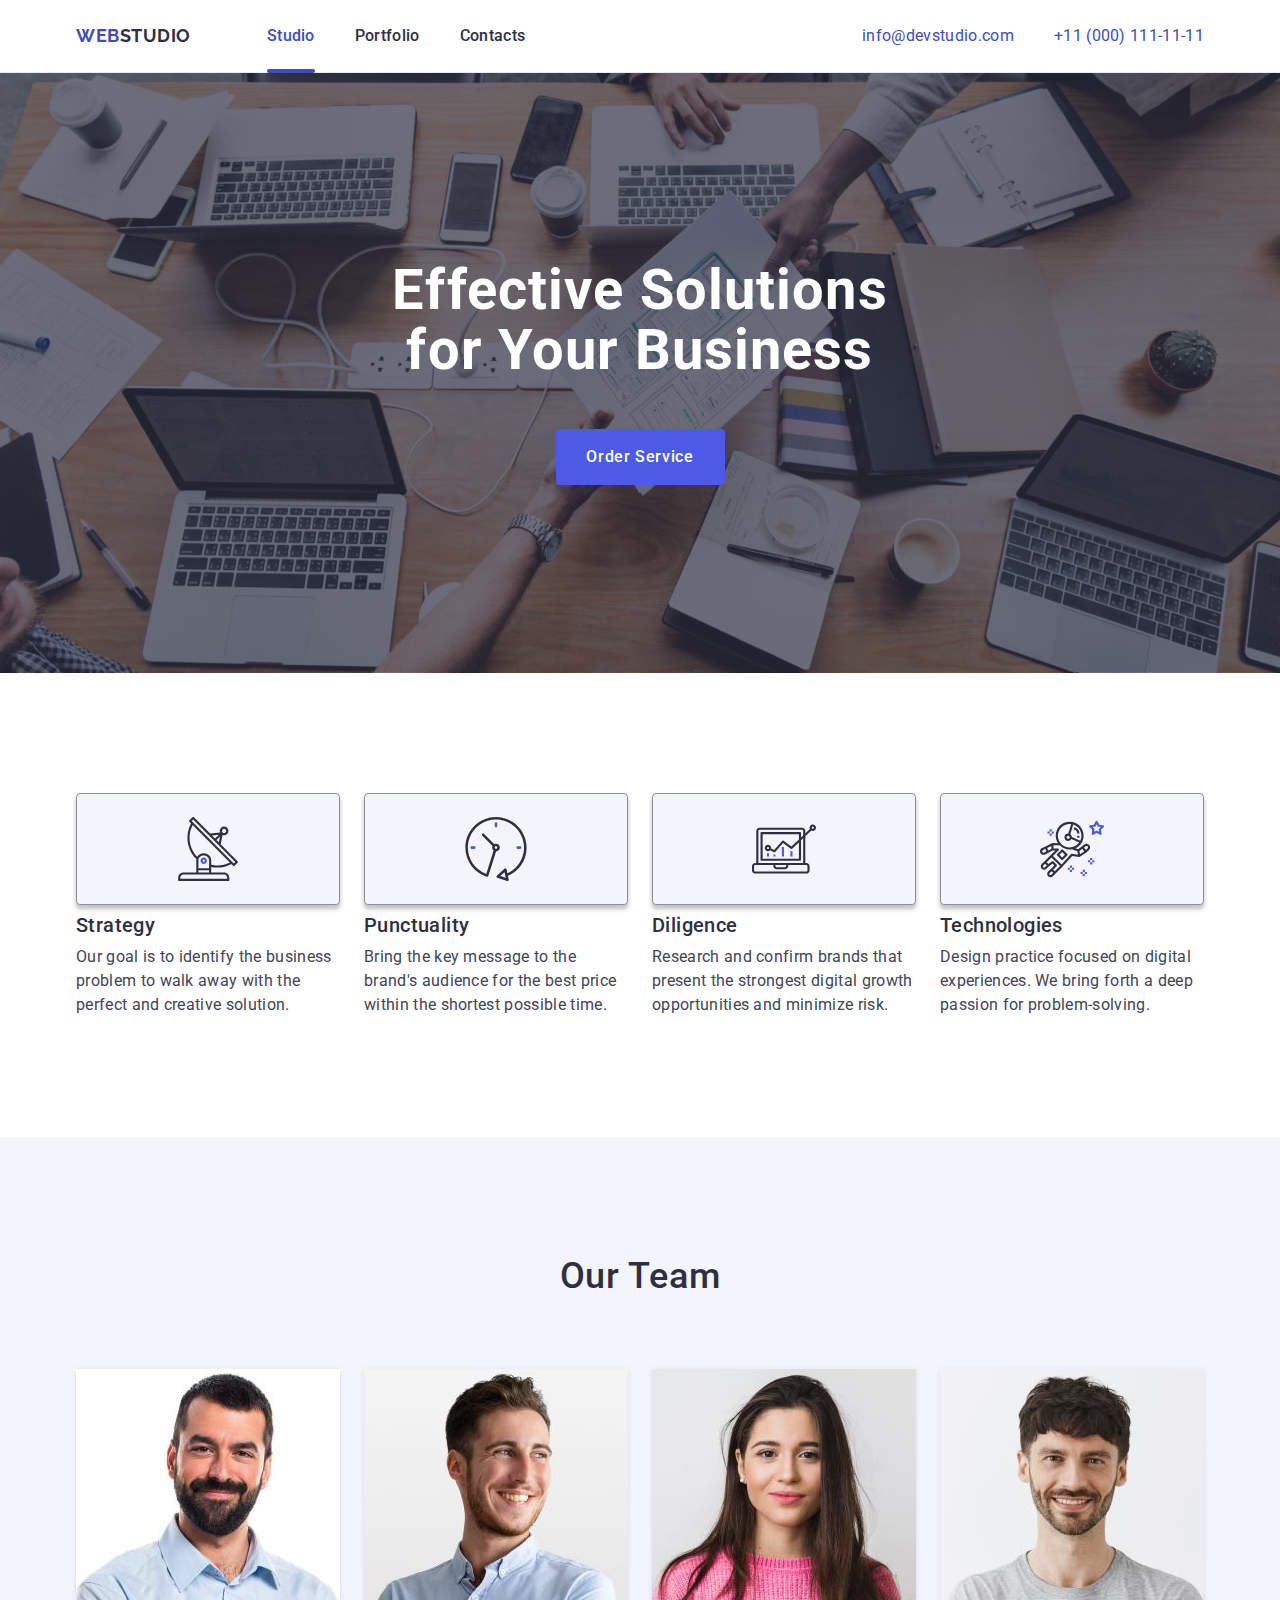
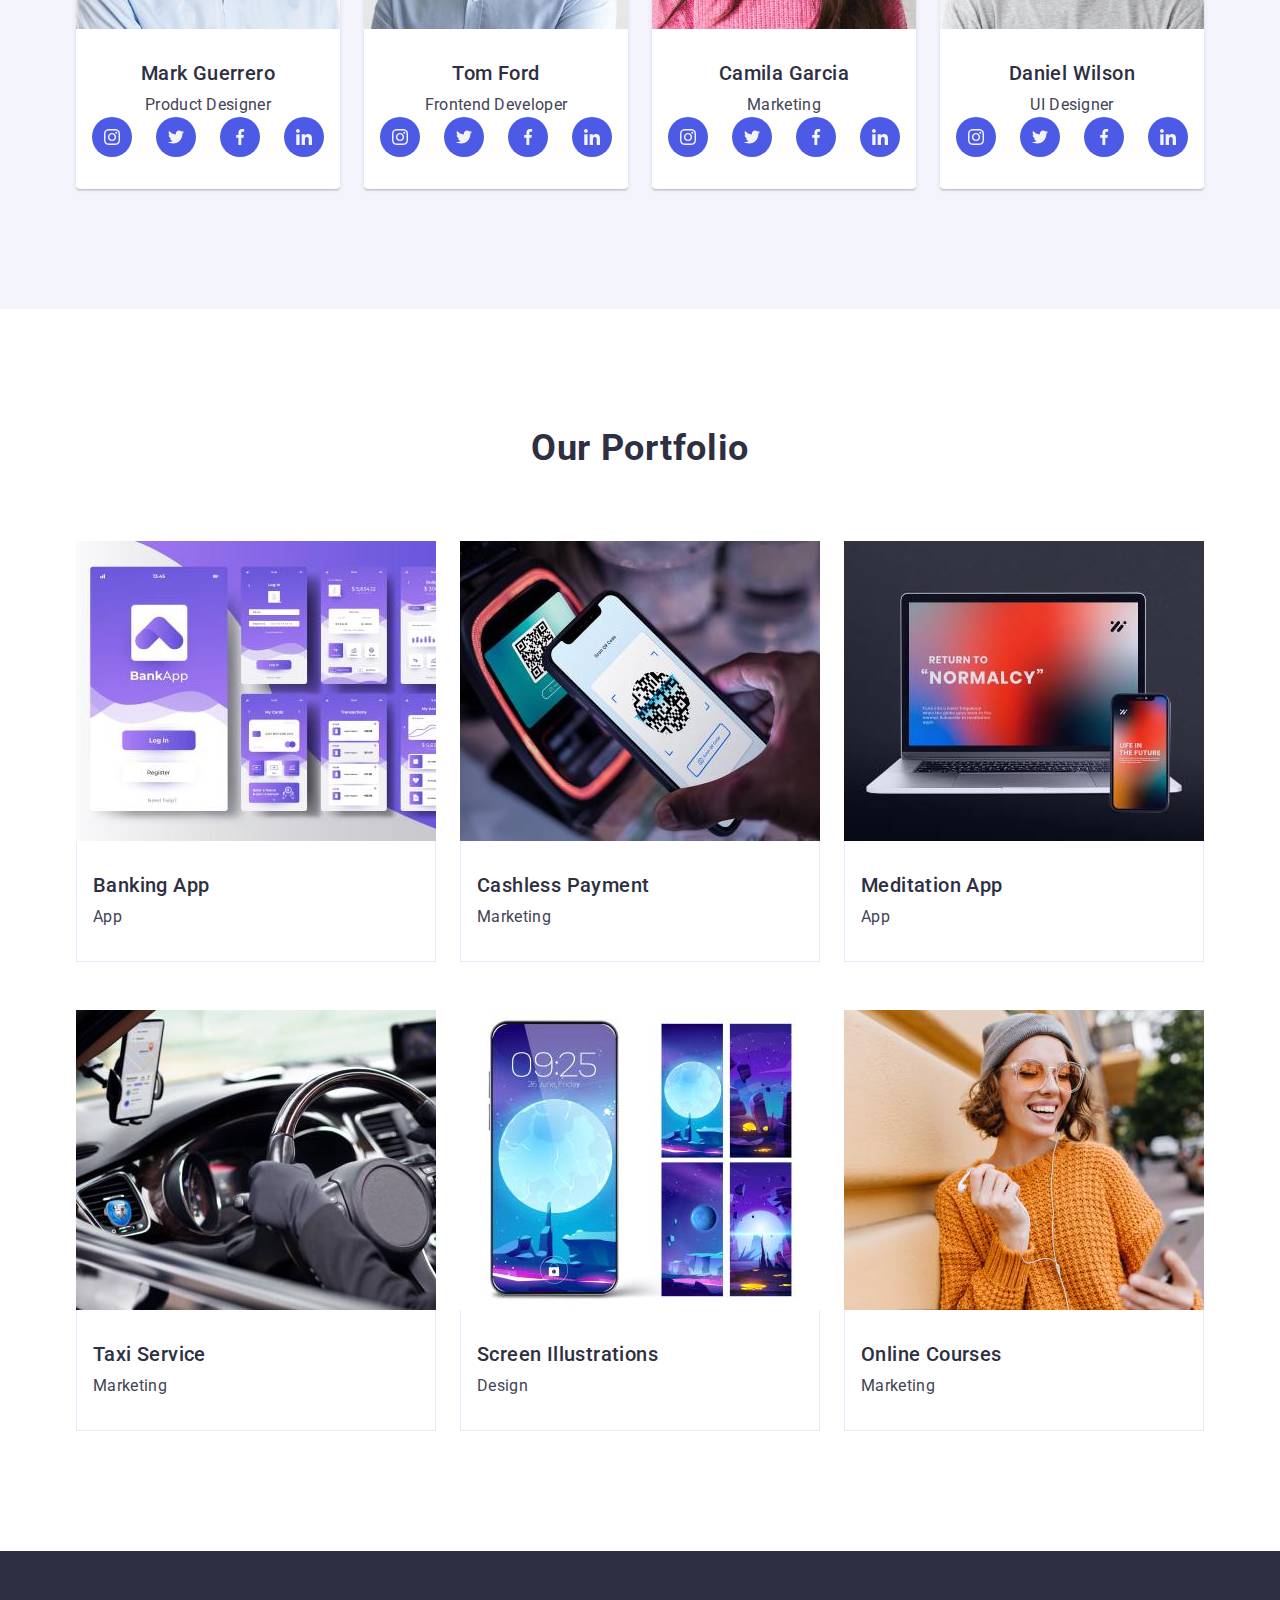
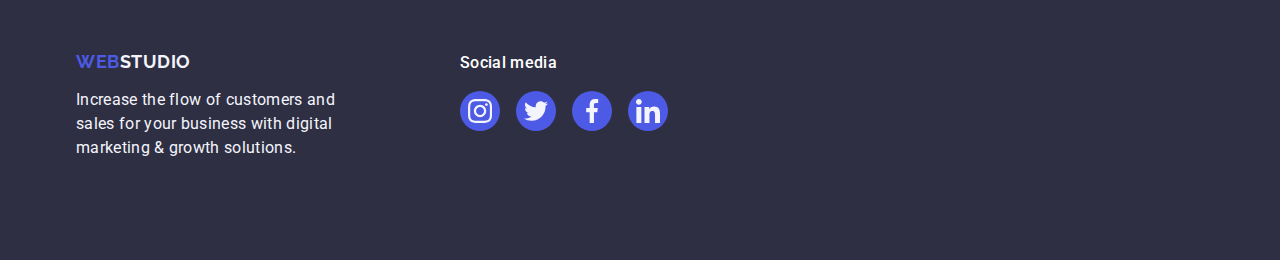
<file: index.html>
<!DOCTYPE html>
<html lang="en">
  <head>
    <meta charset="UTF-8" />
    <meta http-equiv="X-UA-Compatible" content="IE=edge" />
    <meta name="viewport" content="width=device-width, initial-scale=1.0" />
    <title>Vebstudio</title>
    <link
      rel="stylesheet"
      href="https://cdnjs.cloudflare.com/ajax/libs/modern-normalize/3.0.0/modern-normalize.min.css"
    />
    <link rel="preconnect" href="https://fonts.googleapis.com" />
    <link rel="preconnect" href="https://fonts.gstatic.com" crossorigin />
    <link
      href="https://fonts.googleapis.com/css2?family=Raleway:wght@700&family=Roboto:wght@400;500;700&display=swap"
      rel="stylesheet"
    />
    <link rel="stylesheet" href="./css/styles.css" />
  </head>

  <body>
    <!-- Page Header -->
    <header class="page-header">
      <div class="container container-header">
        <nav class="page-nav">
          <a class="page-logo" href="/">Web<span class="accent-color">Studio</span> </a>
          <ul class="menu">
            <li class="menu-item">
              <a class="menu-link-studio" href="./index.html">Studio</a>
            </li>
            <li class="menu-item"><a class="menu-link" href="">Portfolio</a></li>
            <li class="menu-item"><a class="menu-link" href="">Contacts</a></li>
          </ul>
        </nav>
        <address class="contact-block">
          <ul class="contact-list">
            <li class="contact-list-item">
              <a class="contact-list-header" href="mailto:info@devstudio.com">info@devstudio.com</a>
            </li>
            <li class="contact-list-item">
              <a class="contact-list-header" href="tel:+110001111111">+11 (000) 111-11-11</a>
            </li>
          </ul>
        </address>
      </div>
    </header>
    <main>
      <!-- Hero Section -->
      <section class="hero-section">
        <div class="container hero-section-container">
          <h1 class="main-title">Effective Solutions for Your Business</h1>
          <button class="order-service-btn" type="button">Order Service</button>
        </div>
      </section>
      <!-- What Section -->
      <section class="what-section section-paddings" id="what">
        <div class="container">
          <h2 class="visually-hidden">What</h2>
          <ul class="what-list">
            <li class="what-list-item">
              <div class="what-box-icon">
                <svg class="antenna-icon" width="64" height="64">
                  <use href="./images/icons.svg#icon-antenna-1.svg"></use>
                </svg>
              </div>
              <h3 class="what-list-title">Strategy</h3>
              <p class="what-list-text">
                Our goal is to identify the business problem to walk away with the perfect and creative solution.
              </p>
            </li>
            <li class="what-list-item">
              <div class="what-box-icon">
                <svg class="clock-icon" width="64" height="64">
                  <use href="./images/icons.svg#icon-clock-1.svg"></use>
                </svg>
              </div>
              <h3 class="what-list-title">Punctuality</h3>
              <p class="what-list-text">
                Bring the key message to the brand's audience for the best price within the shortest possible time.
              </p>
            </li>
            <li class="what-list-item">
              <div class="what-box-icon">
                <svg class="diagram-icon" width="64" height="64">
                  <use href="./images/icons.svg#icon-diagram-1.svg"></use>
                </svg>
              </div>
              <h3 class="what-list-title">Diligence</h3>
              <p class="what-list-text">
                Research and confirm brands that present the strongest digital growth opportunities and minimize risk.
              </p>
            </li>
            <li class="what-list-item">
              <div class="what-box-icon">
                <svg class="astronaut-icon" width="64" height="64">
                  <use href="./images/icons.svg#icon-astronaut-1.svg"></use>
                </svg>
              </div>
              <h3 class="what-list-title">Technologies</h3>
              <p class="what-list-text">
                Design practice focused on digital experiences. We bring forth a deep passion for problem-solving.
              </p>
            </li>
          </ul>
        </div>
      </section>
      <!-- Team Section -->
      <section class="team-section section-paddings" id="team">
        <div class="container">
          <h2 class="team-section-title">Our Team</h2>
          <ul class="team-list">
            <li class="team-list-item">
              <img class="team-list-avatar" src="./images/img-team-1.jpg" alt="Mark" width="264" height="260" />
              <div class="team-list-fullname-speciality">
                <h3 class="team-list-fullname">Mark Guerrero</h3>
                <p class="team-list-speciality">Product Designer</p>

                <ul class="social-list">
                  <li class="social-list-item">
                    <a href="" class="social-list-link">
                      <svg class="social-list-icon" width="16" height="16">
                        <use href="./images/icons.svg#icon-instagram.svg"></use>
                      </svg>
                    </a>
                  </li>
                  <li class="social-list-item">
                    <a href="" class="social-list-link">
                      <svg class="social-list-icon" width="16" height="16">
                        <use href="./images/icons.svg#icon-twitter.svg"></use>
                      </svg>
                    </a>
                  </li>
                  <li class="social-list-item">
                    <a href="" class="social-list-link">
                      <svg class="social-list-icon" width="16" height="16">
                        <use href="./images/icons.svg#icon-facebook.svg"></use>
                      </svg>
                    </a>
                  </li>
                  <li class="social-list-item">
                    <a href="" class="social-list-link">
                      <svg class="social-list-icon" width="16" height="16">
                        <use href="./images/icons.svg#icon-linkedin.svg"></use>
                      </svg>
                    </a>
                  </li>
                </ul>
              </div>
            </li>
            <li class="team-list-item">
              <img class="team-list-avatar" src="./images/img-team-2.jpg" alt="Tom" width="264" height="260" />
              <div class="team-list-fullname-speciality">
                <h3 class="team-list-fullname">Tom Ford</h3>
                <p class="team-list-speciality">Frontend Developer</p>

                <ul class="social-list">
                  <li class="social-list-item">
                    <a href="" class="social-list-link">
                      <svg class="social-list-icon" width="16" height="16">
                        <use href="./images/icons.svg#icon-instagram.svg"></use>
                      </svg>
                    </a>
                  </li>
                  <li class="social-list-item">
                    <a href="" class="social-list-link">
                      <svg class="social-list-icon" width="16" height="16">
                        <use href="./images/icons.svg#icon-twitter.svg"></use>
                      </svg>
                    </a>
                  </li>
                  <li class="social-list-item">
                    <a href="" class="social-list-link">
                      <svg class="social-list-icon" width="16" height="16">
                        <use href="./images/icons.svg#icon-facebook.svg"></use>
                      </svg>
                    </a>
                  </li>
                  <li class="social-list-item">
                    <a href="" class="social-list-link">
                      <svg class="social-list-icon" width="16" height="16">
                        <use href="./images/icons.svg#icon-linkedin.svg"></use>
                      </svg>
                    </a>
                  </li>
                </ul>
              </div>
            </li>
            <li class="team-list-item">
              <img class="team-list-avatar" src="./images/img-team-3.jpg" alt="Camila" width="264" height="260" />
              <div class="team-list-fullname-speciality">
                <h3 class="team-list-fullname">Camila Garcia</h3>
                <p class="team-list-speciality">Marketing</p>
                <ul class="social-list">
                  <li class="social-list-item">
                    <a href="" class="social-list-link">
                      <svg class="social-list-icon" width="16" height="16">
                        <use href="./images/icons.svg#icon-instagram.svg"></use>
                      </svg>
                    </a>
                  </li>
                  <li class="social-list-item">
                    <a href="" class="social-list-link">
                      <svg class="social-list-icon" width="16" height="16">
                        <use href="./images/icons.svg#icon-twitter.svg"></use>
                      </svg>
                    </a>
                  </li>
                  <li class="social-list-item">
                    <a href="" class="social-list-link">
                      <svg class="social-list-icon" width="16" height="16">
                        <use href="./images/icons.svg#icon-facebook.svg"></use>
                      </svg>
                    </a>
                  </li>
                  <li class="social-list-item">
                    <a href="" class="social-list-link">
                      <svg class="social-list-icon" width="16" height="16">
                        <use href="./images/icons.svg#icon-linkedin.svg"></use>
                      </svg>
                    </a>
                  </li>
                </ul>
              </div>
            </li>
            <li class="team-list-item">
              <img class="team-list-avatar" src="./images/img-team-4.jpg" alt="Daniel" width="264" height="260" />
              <div class="team-list-fullname-speciality">
                <h3 class="team-list-fullname">Daniel Wilson</h3>
                <p class="team-list-speciality">UI Designer</p>
                <ul class="social-list">
                  <li class="social-list-item">
                    <a href="" class="social-list-link">
                      <svg class="social-list-icon" width="16" height="16">
                        <use href="./images/icons.svg#icon-instagram.svg"></use>
                      </svg>
                    </a>
                  </li>
                  <li class="social-list-item">
                    <a href="" class="social-list-link">
                      <svg class="social-list-icon" width="16" height="16">
                        <use href="./images/icons.svg#icon-twitter.svg"></use>
                      </svg>
                    </a>
                  </li>
                  <li class="social-list-item">
                    <a href="" class="social-list-link">
                      <svg class="social-list-icon" width="16" height="16">
                        <use href="./images/icons.svg#icon-facebook.svg"></use>
                      </svg>
                    </a>
                  </li>
                  <li class="social-list-item">
                    <a href="" class="social-list-link">
                      <svg class="social-list-icon" width="16" height="16">
                        <use href="./images/icons.svg#icon-linkedin.svg"></use>
                      </svg>
                    </a>
                  </li>
                </ul>
              </div>
            </li>
          </ul>
        </div>
      </section>
      <!-- Our Portfolio -->
      <section class="portfolio-section section-paddings" id="portfolio">
        <div class="container">
          <h2 class="section-title">Our Portfolio</h2>
          <ul class="portfolio-list">
            <li class="portfolio-list-item">
              <div class="portfolio-img-wrapper">
                <img
                  class="portfolio-list-img"
                  src="./images/img-portfolio-1.jpg"
                  alt="What are we doing"
                  width="360"
                  height="300"
                />
                <p class="portfolio-overlay">
                  14 Stylish and User-Friendly App Design Concepts · Task Manager App · Calorie Tracker App · Exotic
                  Fruit Ecommerce App · Cloud Storage App
                </p>
              </div>
              <div class="portfolio-list-title-develop">
                <h3 class="portfolio-list-title">Banking App</h3>
                <p class="portfolio-list-develop">App</p>
              </div>
            </li>
            <li class="portfolio-list-item">
              <div class="portfolio-img-wrapper">
                <img
                  class="portfolio-list-img"
                  src="./images/img-portfolio-2.jpg"
                  alt="What are we doing"
                  width="360"
                  height="300"
                />
                <p class="portfolio-overlay">
                  14 Stylish and User-Friendly App Design Concepts · Task Manager App · Calorie Tracker App · Exotic
                  Fruit Ecommerce App · Cloud Storage App
                </p>
              </div>
              <div class="portfolio-list-title-develop">
                <h3 class="portfolio-list-title">Cashless Payment</h3>
                <p class="portfolio-list-develop">Marketing</p>
              </div>
            </li>
            <li class="portfolio-list-item">
              <div class="portfolio-img-wrapper">
                <img
                  class="portfolio-list-img"
                  src="./images/img-portfolio-3.jpg"
                  alt="What are we doing"
                  width="360"
                  height="300"
                />
                <p class="portfolio-overlay">
                  14 Stylish and User-Friendly App Design Concepts · Task Manager App · Calorie Tracker App · Exotic
                  Fruit Ecommerce App · Cloud Storage App
                </p>
              </div>
              <div class="portfolio-list-title-develop">
                <h3 class="portfolio-list-title">Meditation App</h3>
                <p class="portfolio-list-develop">App</p>
              </div>
            </li>
            <li class="portfolio-list-item">
              <div class="portfolio-img-wrapper">
                <img
                  class="portfolio-list-img"
                  src="./images/img-portfolio-4.jpg"
                  alt="What are we doing"
                  width="360"
                  height="300"
                />
                <p class="portfolio-overlay">
                  14 Stylish and User-Friendly App Design Concepts · Task Manager App · Calorie Tracker App · Exotic
                  Fruit Ecommerce App · Cloud Storage App
                </p>
              </div>
              <div class="portfolio-list-title-develop">
                <h3 class="portfolio-list-title">Taxi Service</h3>
                <p class="portfolio-list-develop">Marketing</p>
              </div>
            </li>
            <li class="portfolio-list-item">
              <div class="portfolio-img-wrapper">
                <img
                  class="portfolio-list-img"
                  src="./images/img-portfolio-5.jpg"
                  alt="What are we doing"
                  width="360"
                  height="300"
                />
                <p class="portfolio-overlay">
                  14 Stylish and User-Friendly App Design Concepts · Task Manager App · Calorie Tracker App · Exotic
                  Fruit Ecommerce App · Cloud Storage App
                </p>
              </div>
              <div class="portfolio-list-title-develop">
                <h3 class="portfolio-list-title">Screen Illustrations</h3>
                <p class="portfolio-list-develop">Design</p>
              </div>
            </li>
            <li class="portfolio-list-item">
              <div class="portfolio-img-wrapper">
                <img
                  class="portfolio-list-img"
                  src="./images/img-portfolio-6.jpg"
                  alt="What are we doing"
                  width="360"
                  height="300"
                />
                <p class="portfolio-overlay">
                  14 Stylish and User-Friendly App Design Concepts · Task Manager App · Calorie Tracker App · Exotic
                  Fruit Ecommerce App · Cloud Storage App
                </p>
              </div>
              <div class="portfolio-list-title-develop">
                <h3 class="portfolio-list-title">Online Courses</h3>
                <p class="portfolio-list-develop">Marketing</p>
              </div>
            </li>
          </ul>
        </div>
      </section>
    </main>
    <!-- Footer -->
    <footer class="page-footer">
      <div class="container container-footer">
        <div class="page-footer-block-left">
          <a class="page-logo-footer" href="./index.html">Web<span class="accent-color-footer">Studio</span> </a>
          <p class="footer-text">
            Increase the flow of customers and sales for your business with digital marketing & growth solutions.
          </p>
        </div>
        <div class="social-media-container">
          <p class="social-media">Social media</p>
          <ul class="social-list-footer">
            <li class="social-list-item-footer">
              <a href="" class="social-list-link-footer">
                <svg class="social-list-icon" width="24" height="24">
                  <use href="./images/icons.svg#icon-instagram.svg"></use>
                </svg>
              </a>
            </li>
            <li class="social-list-item-footer">
              <a href="" class="social-list-link-footer">
                <svg class="social-list-icon" width="24" height="24">
                  <use href="./images/icons.svg#icon-twitter.svg"></use>
                </svg>
              </a>
            </li>
            <li class="social-list-item-footer">
              <a href="" class="social-list-link-footer">
                <svg class="social-list-icon" width="24" height="24">
                  <use href="./images/icons.svg#icon-facebook.svg"></use>
                </svg>
              </a>
            </li>
            <li class="social-list-item-footer">
              <a href="" class="social-list-link-footer">
                <svg class="social-list-icon" width="24" height="24">
                  <use href="./images/icons.svg#icon-linkedin.svg"></use>
                </svg>
              </a>
            </li>
          </ul>
        </div>
      </div>
    </footer>
  </body>
</html>
</file>
<file: css/styles.css>
/* ================ COMMON STYLES ================ */
h1,
h2,
h3,
h4,
h5,
h6,
p {
  margin-top: 0;
  margin-bottom: 0;
}

ul,
ol {
  margin-top: 0;
  margin-bottom: 0;
  padding-left: 0;
  list-style-type: none;
}

a {
  color: inherit;
  text-decoration: none;
  display: block;
}

button {
  cursor: pointer;
}

img {
  display: block;
}

body {
  font-family: 'Roboto', sans-serif;
  color: #434455;
  background-color: #fff;
}

.visually-hidden {
  position: absolute;
  width: 1px;
  height: 1px;
  margin: -1px;
  border: 0;
  padding: 0;

  white-space: nowrap;
  clip-path: inset(100%);
  clip: rect(0 0 0 0);
  overflow: hidden;
}

.accent-color {
  color: #2e2f42;
}

.section-title {
  font: 700 36px / 1.11111 'Roboto', sans-serif;
  letter-spacing: 0.02em;
  text-align: center;
  color: #2e2f42;
  text-align: center;
  text-transform: uppercase;
}

.section-paddings {
  padding-top: 120px;
  padding-bottom: 120px;
}

.container {
  max-width: 1158px;
  padding-left: 15px;
  padding-right: 15px;
  margin-left: auto;
  margin-right: auto;
}

/* ================ /COMMON STYLES ================ */

/* ================ HEADER STYLES ================ */

.page-header {
  border-bottom: 1px solid #e7e9fc;
  box-shadow: 0px 2px 1px rgba(46, 47, 66, 0.08), 0px 1px 1px rgba(46, 47, 66, 0.16), 0px 1px 6px rgba(46, 47, 66, 0.08);
}

.container-header {
  display: flex;
  justify-content: space-between;
  align-items: center;
}

.page-nav {
  display: flex;
  align-items: center;
}

.page-logo {
  padding-top: 24px;
  padding-bottom: 24px;
  margin-right: 76px;
  font-family: 'Raleway', sans-serif;
  font-weight: 700;
  font-size: 18px;
  line-height: 1.17;
  letter-spacing: 0.03em;
  text-transform: uppercase;

  color: #404bbf;
}

.menu-link-studio::after {
  content: '';
  width: 48px;
  height: 4px;
  background-color: #404bbf;
  border-radius: 2px;
  position: absolute;
  right: 0;
  left: 0;
  bottom: -1px;
}

.menu-link-studio {
  display: block;
  padding-top: 24px;
  padding-bottom: 24px;
  font-weight: 500;
  font-size: 16px;
  line-height: 1.5;
  letter-spacing: 0.02em;
  position: relative;
  color: #404bbf;
  transition: color 250ms cubic-bezier(0.4, 0, 0.2, 1);
}

.menu {
  display: flex;
  gap: 40px;
}

.menu-link {
  display: block;
  padding-top: 24px;
  padding-bottom: 24px;
  font-weight: 500;
  font-size: 16px;
  line-height: 1.5;
  letter-spacing: 0.02em;
  color: #2e2f42;
  transition: color 250ms cubic-bezier(0.4, 0, 0.2, 1);
}

.menu-link:hover,
.menu-link:focus {
  color: #404bbf;
}

.contact-block {
  font-style: normal;
}

.contact-list {
  display: flex;
  gap: 40px;
}

.contact-list-header {
  display: block;
  align-items: center;
  padding-top: 24px;
  padding-bottom: 24px;
  font-weight: 400;
  font-size: 16px;
  line-height: 1.5;
  letter-spacing: 0.02em;
  color: #404bbf;
  transition: color 250ms cubic-bezier(0.4, 0, 0.2, 1);
}

.contact-list-header:hover,
.contact-list-header:focus {
  color: #404bbf;
}

/* ================ /HEADER STYLES ================ */

/* ================ /HERO STYLES ================ */

.hero-section {
  padding: 188px 0;
  max-width: 1440px;
  background-repeat: no-repeat;
  background-position: center;
  background-color: #2e2f42;
}

.hero-section-container {
  display: flex;
  flex-direction: column;
  gap: 48px;
  align-items: center;
}

.main-title {
  font-weight: 700;
  font-size: 56px;
  line-height: 1.07;
  letter-spacing: 0.02em;
  text-align: center;
  color: #fff;
  max-width: 496px;
}

.order-service-btn {
  display: block;
  align-items: center;
  border-radius: 4px;
  padding: 13px 30px;
  min-width: 169px;
  height: 56px;
  border: none;
  font: 500 16px / 1.5 'Roboto', sans-serif;
  letter-spacing: 0.04em;
  color: #fff;
  background: #4d5ae5;
  transition: background-color 250ms cubic-bezier(0.4, 0, 0.2, 1);
}

.order-service-btn:hover,
.order-service-btn:focus {
  background-color: #404bbf;
}

.hero-section {
  background-image: linear-gradient(rgba(46, 47, 66, 0.7), rgba(46, 47, 66, 0.7)), url(../images/people-office-1.jpg);
  background-size: cover;
}

/* ================ /HERO STYLES ================ */

/* ================ /WHAT STYLES ================ */

.what-section {
  --font-family: 'Roboto', sans-serif;
  --second-family: 'Raleway', sans-serif;
}

.what-list {
  display: flex;
  gap: 24px;
}

.what-list-item {
  flex-basis: calc((100% - 3 * 24px) / 4);
  max-width: 1128px;
}

.what-list-title {
  font-weight: 500;
  font-size: 20px;
  line-height: 1.2;
  letter-spacing: 0.02em;
  color: #2e2f42;
  margin-bottom: 8px;
}

.what-list-text {
  font: 400 16px / 1.5 'Roboto', sans-serif;
  letter-spacing: 0.02em;
  color: #434455;
}

.what-box-icon {
  display: flex;
  justify-content: center;
  align-items: center;
  border: 1px solid #8e8f99;
  border-radius: 4px;
  width: 264px;
  height: 112px;
  box-shadow: 0 4px 4px 0 rgba(0, 0, 0, 0.25);
  background: #f4f4fd;
  margin-bottom: 8px;
}

/* ================ /WHAT STYLES ================ */

/* ================ /TEAM STYLES ================ */

.team-section {
  background-color: #f4f4fd;
}

.team-section-title {
  margin-bottom: 72px;
  font: 500 36px / 1.11 'Roboto', sans-serif;
  letter-spacing: 0.02em;
  text-align: center;
  text-transform: capitalize;
  color: #2e2f42;
}

.team-list {
  display: flex;
  gap: 24px;
}

.team-list-item {
  width: calc((100% - 72px) / 4);
  border-radius: 0px 0px 4px 4px;
  background-color: #ffffff;
  box-shadow: 0px 1px 6px rgba(46, 47, 66, 0.08), 0px 1px 1px rgba(46, 47, 66, 0.16), 0px 2px 1px rgba(46, 47, 66, 0.08);
}

.team-list-fullname-speciality {
  padding: 32px 0;
}

.team-list-fullname {
  margin-bottom: 8px;
  font: 500 20px / 1.2 'Roboto', sans-serif;
  letter-spacing: 0.02em;
  text-align: center;
  color: #2e2f42;
}

.team-list-speciality {
  font: 400 16px / 1.5 'Roboto', sans-serif;
  letter-spacing: 0.02em;
  text-align: center;
  color: #434455;
}

.social-list {
  display: flex;
  align-items: center;
  justify-content: center;
  flex-direction: row;
  gap: 24px;
}

.social-list-item {
  width: 40px;
  height: 40px;
}

.social-list-link {
  display: flex;
  align-items: center;
  justify-content: center;
  line-height: 0;
  width: 100%;
  height: 100%;
  background-color: #4d5ae5;
  border-radius: 50%;
  transition: color 250ms cubic-bezier(0.4, 0, 0.2, 1);
  transition: background-color 250ms cubic-bezier(0.4, 0, 0.2, 1);
}

.social-list-link:hover,
.social-list-link:focus {
  background-color: #404bbf;
}

.social-list-icon {
  fill: #f4f4fd;
}

/* ================ /TEAM STYLES ================ */

/* ================ /PORTFOLIO STYLES ================ */

.section-title {
  margin-left: auto;
  margin-right: auto;
  margin-bottom: 72px;
  font: 700 36px / 1.11 'Roboto', sans-serif;
  text-transform: capitalize;
  letter-spacing: 0.02em;
  text-align: center;
  color: #2e2f42;
}

.portfolio-section {
  background-color: #ffffff;
}
.portfolio-list-title-develop {
  padding: 32px 16px;
  border: 1px solid #e7e9fc;
  border-top: none;
}

.portfolio-list {
  display: flex;
  flex-wrap: wrap;
  column-gap: 24px;
  row-gap: 48px;
  background-color: #ffffff;
}

.portfolio-list-item {
  width: calc((100% - 48px) / 3);
  transition: box-shadow 250ms cubic-bezier(0.4, 0, 0.2, 1);
}

.portfolio-list-title {
  margin-bottom: 8px;
  font: 500 20px / 1.2 'Roboto', sans-serif;
  letter-spacing: 0.02em;
  color: #2e2f42;
}

.portfolio-list-develop {
  row-gap: 48px;
  font: 400 16px / 1.5 'Roboto', sans-serif;
  letter-spacing: 0.02em;
  color: #434455;
}

.portfolio-overlay {
  position: absolute;
  width: 100%;
  height: 100%;
  top: 0;
  left: 0;
  line-height: 1.5;
  letter-spacing: 0.02em;
  color: #f4f4fd;
  padding: 40px 32px;
  background-color: #4d5ae5;
  overflow: auto;
  transform: translateY(100%);
  transition: transform 250ms cubic-bezier(0.4, 0, 0.2, 1);
}

.portfolio-img-wrapper {
  position: relative;
  overflow: hidden;
}
.portfolio-img-wrapper:hover .portfolio-overlay {
  transform: translateY(0%);
}

.portfolio-list-item:hover {
  box-shadow: 0px 1px 6px rgba(46, 47, 66, 0.08), 0px 1px 1px rgba(46, 47, 66, 0.16), 0px 2px 1px rgba(46, 47, 66, 0.08);
  transition: box-shadow 250ms cubic-bezier(0.4, 0, 0.2, 1);
}

/* ================ /PORTFOLIO STYLES ================ */

/* ================ /FOOTER STYLES ================ */

.page-footer {
  padding: 100px 0;
  background: #2e2f42;
}

.container-footer {
  display: flex;
  align-items: baseline;
}

.page-footer-block-left {
  margin-right: 120px;
}

.accent-color-footer {
  font: 700 18px / 1.16667 'Raleway', sans-serif;
  letter-spacing: 0.03em;
  text-transform: uppercase;
  color: #f4f4fd;
}

.page-logo-footer {
  display: inline-block;
  flex-wrap: wrap;
  margin-bottom: 16px;
  font-family: 'Raleway', sans-serif;
  font-weight: 700;
  font-size: 18px;
  line-height: 1.17;
  letter-spacing: 0.03em;
  text-transform: uppercase;
  color: #4d5ae5;
}

.footer-text {
  max-width: 264px;
  font: 400 16px / 1.5 'Roboto', sans-serif;
  letter-spacing: 0.02em;
  color: #f4f4fd;
  background: #2e2f42;
}

.social-media {
  font-weight: 500;
  font-size: 16px;
  line-height: 1.5;
  letter-spacing: 0.02em;
  color: #ffffff;
  margin-bottom: 16px;
}

.social-list-footer {
  display: flex;
  align-items: flex-start;
  justify-content: flex-start;
  flex-direction: row;
  gap: 16px;
}

.social-list-item-footer {
  width: 40px;
  height: 40px;
  transition: color 250ms cubic-bezier(0.4, 0, 0.2, 1);
}

.social-media-container {
  display: flex;
  flex-wrap: wrap;
  width: 208px;
  height: 80px;
}

.social-list-link-footer {
  display: flex;
  align-items: center;
  justify-content: center;
  width: 100%;
  height: 100%;
  background-color: #4d5ae5;
  border-radius: 50%;
  padding-top: 0px;
  padding-bottom: 0px;
  transition: background-color 250ms cubic-bezier(0.4, 0, 0.2, 1);
}

.social-list-link-footer:hover,
.social-list-link-footer:focus {
  background-color: #31d0aa;
  transition: background-color 250ms cubic-bezier(0.4, 0, 0.2, 1);
}

.social-list-icon {
  fill: #f4f4fd;
}

/* margin-left: 89px;
margin-right: 120px;
  flex-wrap: wrap;display: flex;
width: 264px;
  flex-wrap: wrap;
  height: 112 px;
  */

/* ================ /FOOTER STYLES ================ */
</file>
